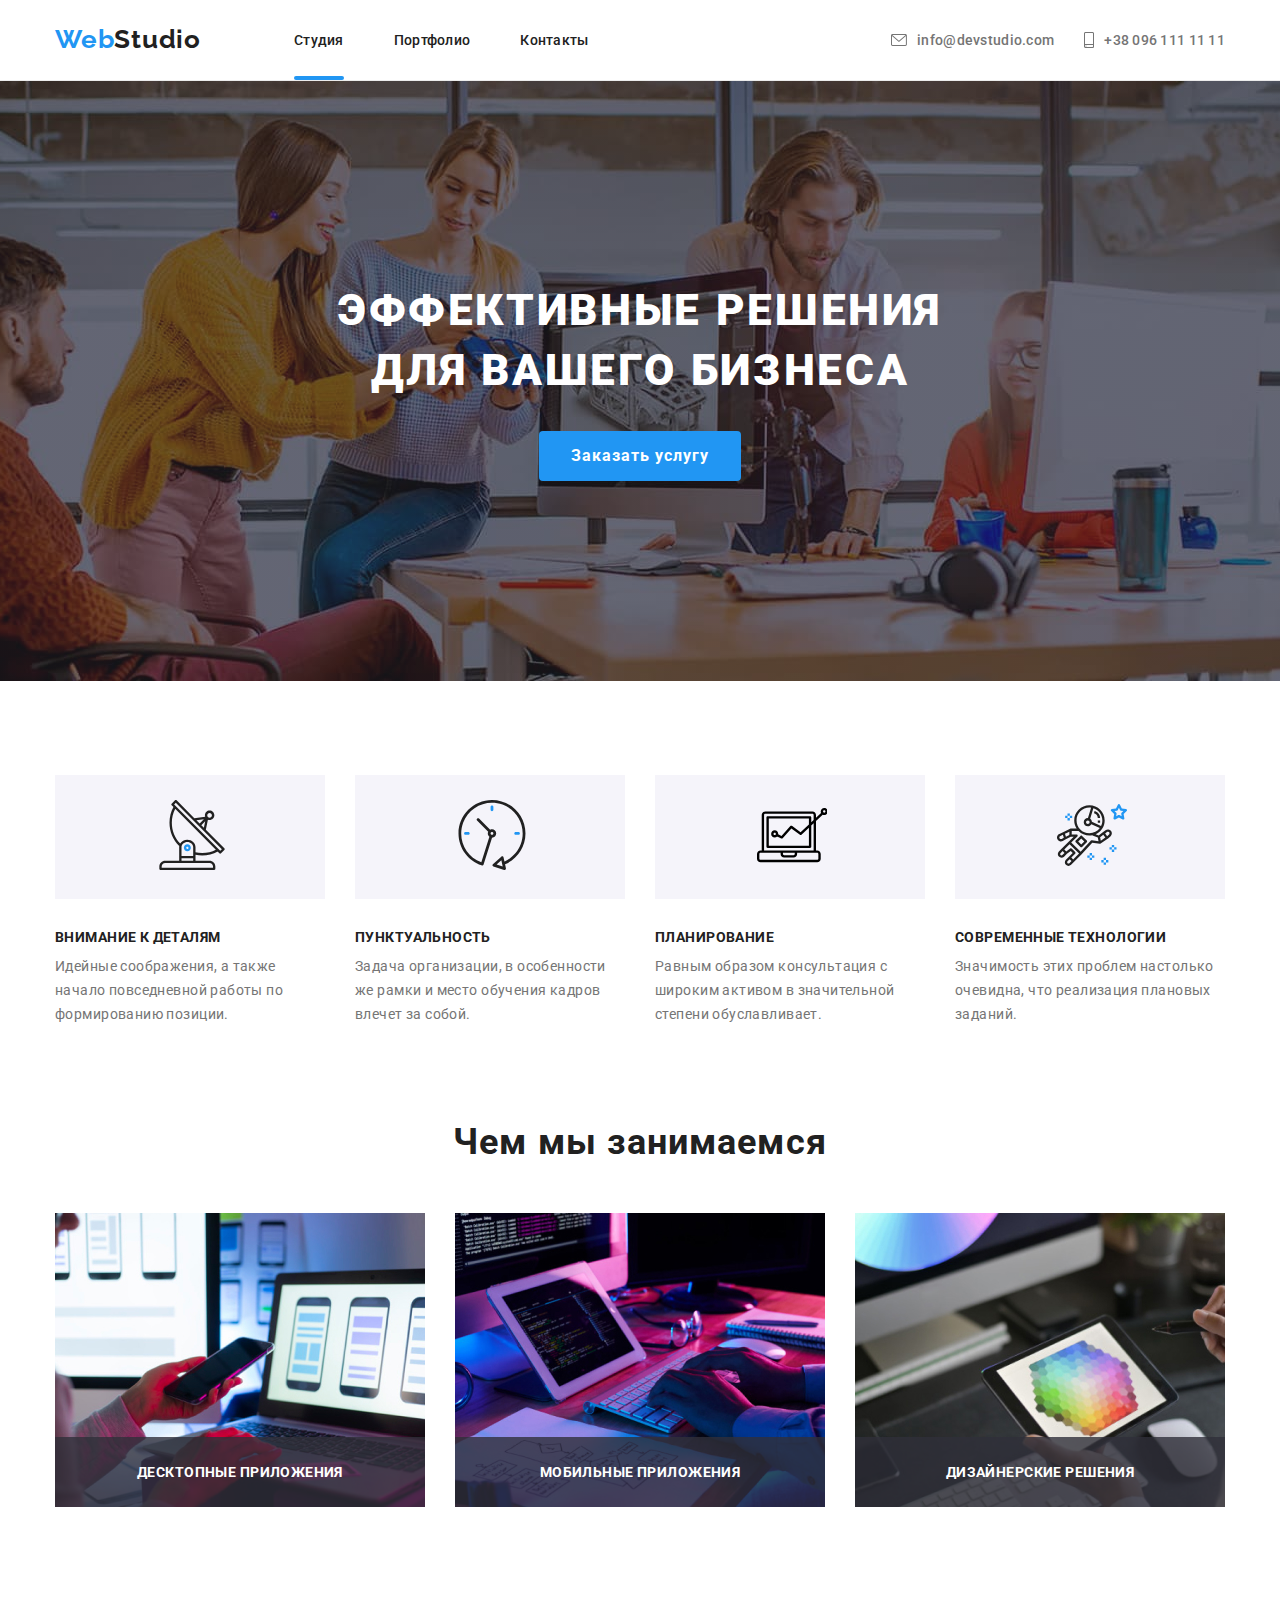
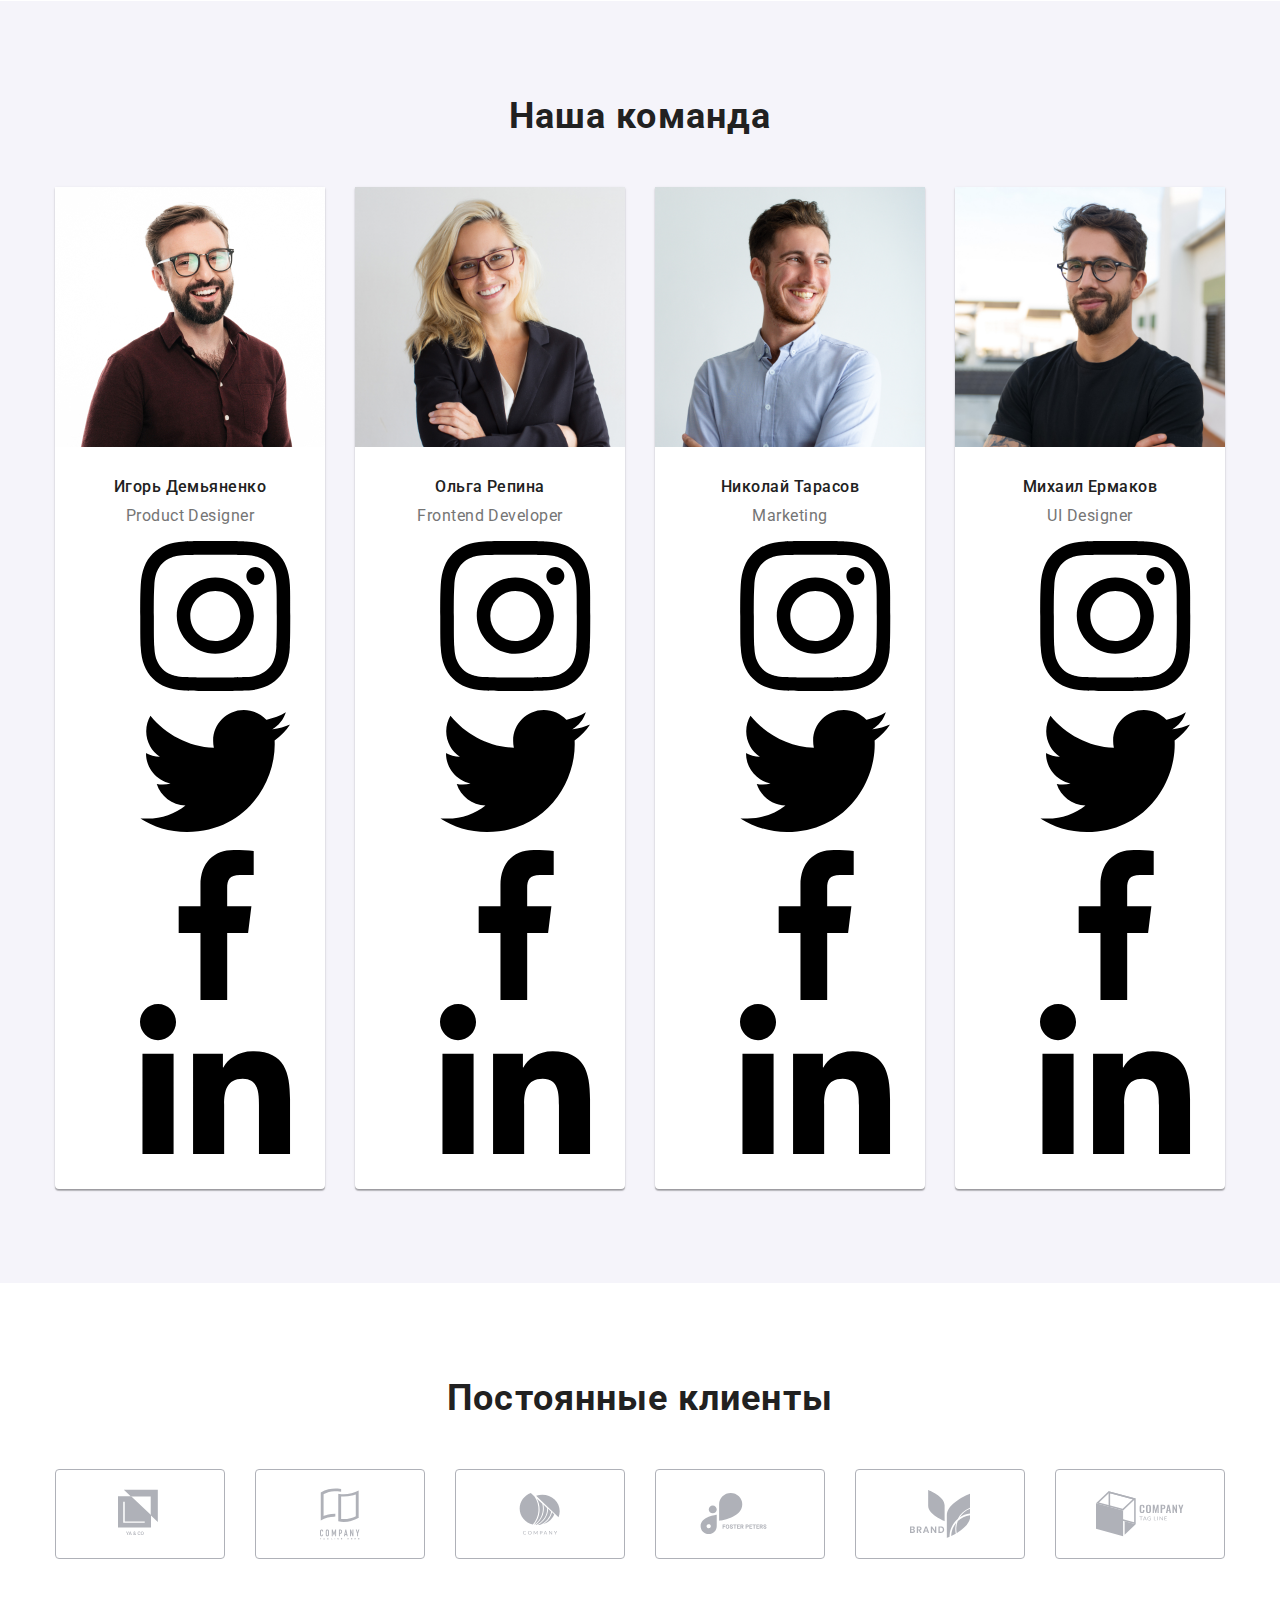
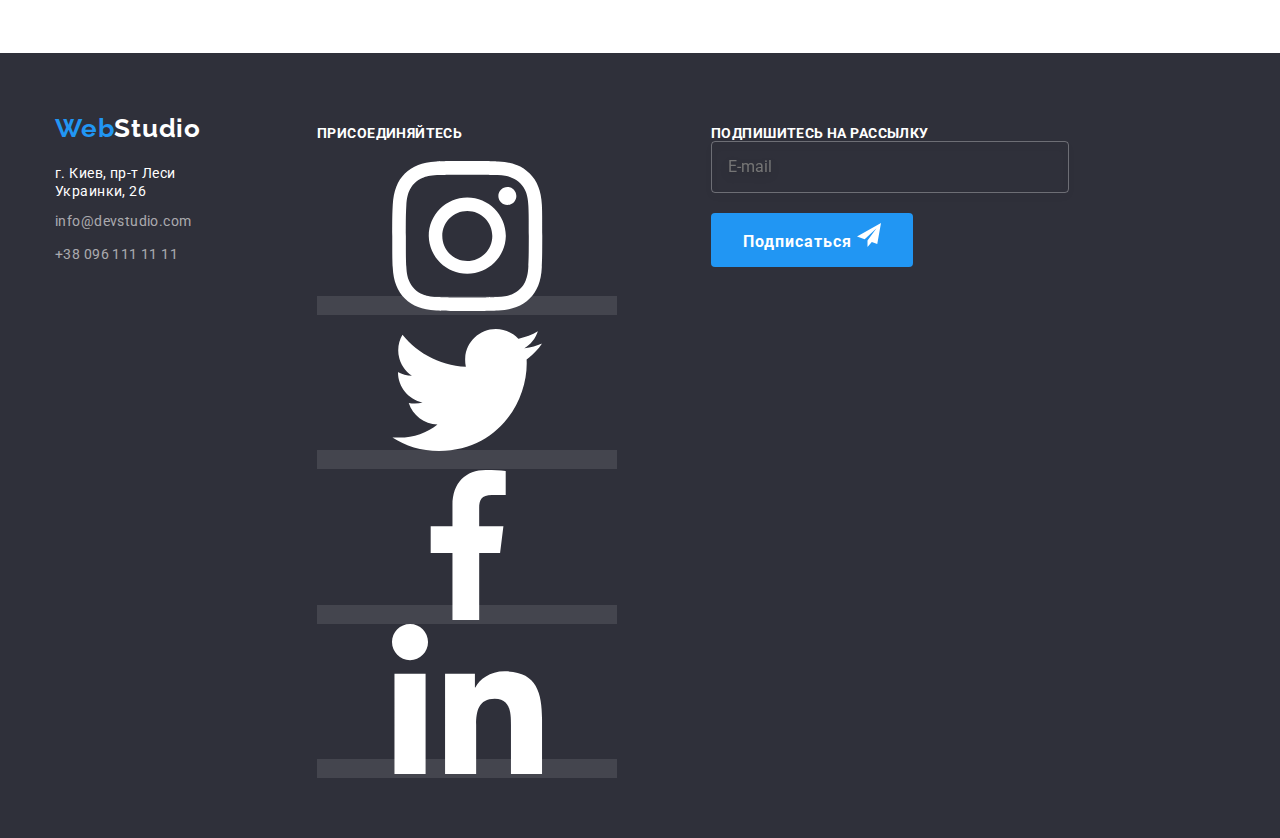
<file: index.html>
<!DOCTYPE html>
<html lang="ru">
<head>
    <meta charset="UTF-8">
    <meta name="viewport" content="width=device-width, initial-scale=1.0">
    <title>WebStudio</title>
    <link rel="stylesheet" href="https://cdnjs.cloudflare.com/ajax/libs/modern-normalize/1.0.0/modern-normalize.min.css">

    <link rel="preconnect" href="https://fonts.gstatic.com">
    <link href="https://fonts.googleapis.com/css2?family=Raleway:wght@700&family=Roboto:wght@400;500;700;900&display=swap"
        rel="stylesheet">
<link rel="stylesheet" href="https://cdnjs.cloudflare.com/ajax/libs/animate.css/4.1.1/animate.min.css" />
    <!-- <link rel="stylesheet" href="./css/styles.css"> -->
<link rel="stylesheet" href="./css/main.min.css">
</head>
<body>
    <header class="main-header">

           <div class="container header-container">
                <nav class="nav-content">
                    <a href="./index.html" class="logo link animate__rotateIn"> <span class="logo-span">Web</span>Studio</a>
                    <ul class="header-navigation-list list">
                        <li class="navigation-list">
                            <a href="./index.html" class="header-link link current">Студия</a>
                        </li>
                        <li class="navigation-list">
                            <a href="./portfolio.html" class="header-link link">Портфолио</a>
                        </li>
                        <li class="navigation-list">
                            <a href="#" class="header-link link">Контакты</a>
                        </li>
                    </ul>
                </nav>
                <address class="header-contacts">
                    <ul class="header-contacts-links list">
                        <li class="navigation-list">
                            <a href="mailto:info@devstudio.com" class="header-contacts-link link">
                            <svg width="16" height="12" class="header-icon">
                                <use href="./images/sprite/symbol-defs.svg#icon-envelope">
                                </use></svg>
                                <span>info@devstudio.com</span> </a></li>
                        <li class="navigation-list"><a href="tel:+380961111111" class="header-contacts-link link">
                            <svg width="10" height="16" class="header-icon">
                                <use href="./images/sprite/symbol-defs.svg#icon-smartphone">
                                </use>
                            </svg>
                            <span>+38 096 111 11 11</span></a></li>
                        
                    </ul>
                
                </address>
           </div>
       
    </header>
    <main>
        <!-- Hero -->
        <section class="section-hero">
           <div class="container-hero">
                <h1 class="hero-title">
                    Эффективные решения <br> для вашего бизнеса
                </h1>
                <button type="button" class="button-hero" data-modal-open>Заказать услугу</button>
           </div>
        </section>
        <!-- Advantages -->
        <section class="advantages-section">
            <div class="container advantages-container">
                <h2 class="visually-hidden">Преимущества</h2>
                <ul class="advantages-examples list">
                    <li class="advantages-list">
                        <div class="advantages-icon">
                            <svg class="adv-icon"> 
                                <use href="./images/sprite/symbol-defs.svg#icon-antenna">
                                </use>
                            </svg>
                        </div>
                        <h3 class="advantages-title">Внимание к деталям</h3>
                        <p class="advantages-text">Идейные соображения, а также начало повседневной работы по формированию позиции.</p>
                    </li>
                    <li class="advantages-list">
                        <div class="advantages-icon">
                            <svg class="adv-icon">
                                <use href="./images/sprite/symbol-defs.svg#icon-clock">
                                </use>
                            </svg>
                        </div>
                        <h3 class="advantages-title">Пунктуальность</h3>
                        <p class="advantages-text">Задача организации, в особенности же рамки и место обучения кадров влечет за собой.
                        </p>
                    </li>
                    <li class="advantages-list">
                        <div class="advantages-icon">
                            <svg class="adv-icon">
                                <use href="./images/sprite/symbol-defs.svg#icon-Vector">
                                </use>
                            </svg>
                        </div>
                        <h3 class="advantages-title">Планирование</h3>
                        <p class="advantages-text">Равным образом консультация с широким активом в значительной степени обуславливает.
                        </p>
                    </li>
                    <li class="advantages-list">
                        <div class="advantages-icon">
                            <svg class="adv-icon">
                                <use href="./images/sprite/symbol-defs.svg#icon-astronaut">
                                </use>
                            </svg>
                        </div>
                        <h3 class="advantages-title">Современные технологии</h3>
                        <p class="advantages-text">Значимость этих проблем настолько очевидна, что реализация плановых заданий.</p>
                    </li>
                </ul>
            </div>
        </section>
        <!-- What we do -->
        <section class="examples">
            <div class="container">
                <h2 class="title-section">Чем мы занимаемся</h2>
                <ul class="exaples-list list">
                    <li class="examples-item">
                        <div class="examples-thumb">
                            <img src="./images/examples/desktop.jpg" alt="Десктопные приложения" width="370" height="294">
                            
                                <p class="title-examples">Десктопные приложения</p>
                          
                        </div>
                    </li>
                    <li class="examples-item">
                        <div class="examples-thumb">
                        <img src="./images/examples/mobile.jpg" alt="Мобильные приложения" width="370" height="294">
                   
                        <p class="title-examples">Мобильные приложения</p>
                       
                    </div>
                    </li>
                    <li class="examples-item">
                        <div class="examples-thumb">
                        <img src="./images/examples/design.jpg" alt="Дизайнерские решения" width="370" height="294">
                       
                            <p class="title-examples">Дизайнерские решения</p>
                     
                    </div>
                    </li>
                </ul>
            </div>
        </section>
        <!-- Team -->
        <section class="section-team">
           <div class="container team-container">
                <h2 class="title-section"> Наша команда</h2>
                <ul class="team-list list">
                    <li class="team-card">
                        
                            <img src="./images/team/img-1.jpg" alt="Игорь Демьяненко" width="270" height="260">
                            <div class="team-card-container">
                            <h3 class="team-person-name">Игорь Демьяненко</h3>
                            <p lang=en class="team-personal-descr"> Product Designer</p>
                            <ul class="social-list list">
                                <li class="social">
                                    <a href="#" class="social-link link" aria-label="Instagram">
                                        <svg class="social-icons">
                                            <use href="./images/sprite/symbol-defs.svg#icon-instagram"></use>
                                        </svg>
                                    </a>
                                </li>
                                <li class="social">
                                    <a href="#" class="social-link link" aria-label="Twitter">
                                        <svg class="social-icons">
                                            <use href="./images/sprite/symbol-defs.svg#icon-twitter"></use>
                                        </svg>
                                    </a>
                                </li>
                                <li class="social">
                                    <a href="#" class="social-link link" aria-label="Facebook">
                                        <svg class="social-icons">
                                            <use href="./images/sprite/symbol-defs.svg#icon-facebook"></use>
                                        </svg>
                                    </a>
                                </li>
                                <li class="social">
                                    <a href="#" class="social-link link" aria-label="LinkedIn">
                                        <svg class="social-icons">
                                            <use href="./images/sprite/symbol-defs.svg#icon-linkedin"></use>
                                        </svg>
                                    </a>
                                </li>
                            </ul>
                        </div>
                    </li>
                    <li class="team-card">
                        <img src="./images/team/repina.jpg" alt="Ольга Репина" width="270" height="260">
                        <div class="team-card-container">
                        <h3 class="team-person-name">Ольга Репина</h3>
                        <p lang=en class="team-personal-descr">Frontend Developer</p>
                        <ul class="social-list list">
                            <li class="social">
                                <a href="#" class="social-link link" aria-label="Instagram">
                                    <svg class="social-icons">
                                        <use href="./images/sprite/symbol-defs.svg#icon-instagram"></use>
                                    </svg>
                                </a>
                            </li>
                            <li class="social">
                                <a href="#" class="social-link link" aria-label="Twitter">
                                    <svg class="social-icons">
                                        <use href="./images/sprite/symbol-defs.svg#icon-twitter"></use>
                                    </svg>
                                </a>
                            </li>
                            <li class="social">
                                <a href="#" class="social-link link" aria-label="Facebook">
                                    <svg class="social-icons">
                                        <use href="./images/sprite/symbol-defs.svg#icon-facebook"></use>
                                    </svg>
                                </a>
                            </li>
                            <li class="social">
                                <a href="#" class="social-link link" aria-label="LinkedIn">
                                    <svg class="social-icons">
                                        <use href="./images/sprite/symbol-defs.svg#icon-linkedin"></use>
                                    </svg>
                                </a>
                            </li>
                        </ul>
                        </div>
                    </li>
                    <li class="team-card">
                        <img src="./images/team/tarasov.jpg" alt="Николай Тарасов" width="270" height="260">
                        <div class="team-card-container">
                        <h3 class="team-person-name">Николай Тарасов</h3>
                        <p lang=en class="team-personal-descr">Marketing</p>
                        <ul class="social-list list">
                            <li class="social">
                                <a href="#" class="social-link link" aria-label="Instagram">
                                    <svg class="social-icons">
                                        <use href="./images/sprite/symbol-defs.svg#icon-instagram"></use>
                                    </svg>
                                </a>
                            </li>
                            <li class="social">
                                <a href="#" class="social-link link" aria-label="Twitter">
                                    <svg class="social-icons">
                                        <use href="./images/sprite/symbol-defs.svg#icon-twitter"></use>
                                    </svg>
                                </a>
                            </li>
                            <li class="social">
                                <a href="#" class="social-link link" aria-label="Facebook">
                                    <svg class="social-icons">
                                        <use href="./images/sprite/symbol-defs.svg#icon-facebook"></use>
                                    </svg>
                                </a>
                            </li>
                            <li class="social">
                                <a href="#" class="social-link link" aria-label="LinkedIn">
                                    <svg class="social-icons">
                                        <use href="./images/sprite/symbol-defs.svg#icon-linkedin"></use>
                                    </svg>
                                </a>
                            </li>
                        </ul>
                        </div>
                    </li>
                    <li class="team-card">
                        <img src="./images/team/ermakov.jpg" alt="Михаил Ермаков" width="270" height="260">
                        <div class="team-card-container">
                        <h3 class="team-person-name">Михаил Ермаков</h3>
                        <p lang=en class="team-personal-descr">UI Designer</p>
                        <ul class="social-list list">
                            <li class="social">
                                <a href="#" class="social-link link" aria-label="Instagram">
                                    <svg class="social-icons">
                                        <use href="./images/sprite/symbol-defs.svg#icon-instagram"></use>
                                    </svg>
                                </a>
                            </li>
                            <li class="social">
                                <a href="#" class="social-link link" aria-label="Twitter">
                                    <svg class="social-icons">
                                        <use href="./images/sprite/symbol-defs.svg#icon-twitter"></use>
                                    </svg>
                                </a>
                            </li>
                            <li class="social">
                                <a href="#" class="social-link link" aria-label="Facebook">
                                    <svg class="social-icons">
                                        <use href="./images/sprite/symbol-defs.svg#icon-facebook"></use>
                                    </svg>
                                </a>
                            </li>
                            <li class="social">
                                <a href="#" class="social-link link" aria-label="LinkedIn">
                                    <svg class="social-icons">
                                        <use href="./images/sprite/symbol-defs.svg#icon-linkedin"></use>
                                    </svg>
                                </a>
                            </li>
                        </ul>
                        </div>
                    </li>
                </ul>
           </div>
        </section>
        <!-- Customers -->
        <section class="section-customers">
            <div class="container">
                <h2 class="title-section">Постоянные клиенты</h2>
                <ul class=" customer-list list">
                    <li class="customers">
                        <a href="" class="customers-link link ">
                            <svg width="44" height="50" class="customers-icon">
                                <use href="./images/sprite/symbol-defs.svg#icon-logo-1"></use>
                            </svg>
                        </a>
                       
                    </li>
                    <li class="customers">
                        <a href="" class="customers-link link ">
                            <svg width="40" height="52" class="customers-icon">
                                <use href="./images/sprite/symbol-defs.svg#icon-logo-2"></use>
                            </svg>
                        </a>
                        
                    </li>
                    <li class="customers">
                        <a href="" class="customers-link link ">
                            <svg width="42" height="42" class="customers-icon">
                                <use href="./images/sprite/symbol-defs.svg#icon-Object"></use>
                            </svg>
                        </a>
                        
                    </li>
                    <li class="customers">
                        <a href="" class="customers-link link">
                            <svg width="80" height="42" class="customers-icon">
                                <use href="./images/sprite/symbol-defs.svg#icon-logo-4"></use>
                            </svg>
                        </a>
                        
                    </li>
                    <li class="customers">
                        <a href="" class="customers-link link">
                            <svg width="60" height="48" class="customers-icon">
                                <use href="./images/sprite/symbol-defs.svg#icon-logo-5"></use>
                            </svg>
                        </a>
                        
                    </li>
                    <li class="customers">
                        <a href="" class="customers-link link">
                            <svg width="88" height="46" class="customers-icon">
                                <use href="./images/sprite/symbol-defs.svg#icon-logo-6" class="customers-icon"></use>
                            </svg>
                        </a>
                        
                    </li>
                </ul>
            </div>
        </section>
    </main>
    <footer class="footer-main">
        <div class="container">
            <div class="footer-contact">

               <div class="footer-contact-container">
                    <a href="#" class="logo-footer link"> <span class="logo-span">Web</span>Studio </a>
                    <address>
                        <ul class="footer-contacts-list list">
                            <li class="footer-contacts">
                                <a href="https://goo.gl/maps/H9d4dG1FLGciRgg88" target="blank" class="footer-place link">г. Киев, пр-т Леси
                                    Украинки, 26 </a>
                            </li>
                            <li class="footer-contacts">
                                <a href="mailto:info@devstudio.com" class="footer-contacts-links link"> info@devstudio.com</a>
                            </li>
                            <li class="footer-contacts">
                                <a href="tel:+380961111111" class="footer-contacts-links link">+38 096 111 11 11</a>
                            </li>
                    
                    
                        </ul>
                    </address>
               </div>
               <div class="join">
                   <p class="join-text">ПРИСОЕДИНЯЙТЕСЬ</p>
                <ul class="social-list list">
                    <li class="social">
                        <a href="#" class="social-link link" aria-label="Instagram">
                            <svg class="social-icons">
                                <use href="./images/sprite/symbol-defs.svg#icon-instagram"></use>
                            </svg>
                        </a>
                    </li>
                    <li class="social">
                        <a href="#" class="social-link link" aria-label="Twitter">
                            <svg class="social-icons">
                                <use href="./images/sprite/symbol-defs.svg#icon-twitter"></use>
                            </svg>
                        </a>
                    </li>
                    <li class="social">
                        <a href="#" class="social-link link" aria-label="Facebook">
                            <svg class="social-icons">
                                <use href="./images/sprite/symbol-defs.svg#icon-facebook"></use>
                            </svg>
                        </a>
                    </li>
                    <li class="social">
                        <a href="#" class="social-link link" aria-label="LinkedIn">
                            <svg class="social-icons">
                                <use href="./images/sprite/symbol-defs.svg#icon-linkedin"></use>
                            </svg>
                        </a>
                    </li>
                </ul>
               </div>
               <div class="footer-form">
                   <form>
                    <p class="join-text footer-join-text">ПОДПИШИТЕСЬ НА РАССЫЛКУ</p>

                    <input class="footer-input" type="email" placeholder="E-mail" name="footer-input-email">
                    <button type="submit"  class="footer-form-btn" >Подписаться
                        <svg class="footer-form-icon">
                            <use href="./images/sprite/symbol-defs.svg#icon-send"></use>
                        </svg>
                    </button>
                   </form>
                   
               </div>
            </div>
                    </div>
    </footer>




    <div class="backdrop is-hidden" data-modal>
        <div class="modal ">
            <button type="button" class="modal-btn" data-modal-close>
             <svg class="modal-close" width="18" height="18">
               <use href="./images/sprite/symbol-defs.svg#icon-close"></use>
              </svg>
            </button>
            <form class="modal-form" action="#">
                <b class="modal-title">Оставьте свои данные, мы вам перезвоним</b>
                
                
              
                        <label class="modal-label" for="name">Имя
                            <span class="modal-input-wrapper">
                                <input type="text" id="name" class="modal-input" name="name-modal">
                                <svg class="modal-icon">
                                    <use href="./images/sprite/symbol-defs.svg#icon-person"></use>
                                </svg>
                            </span>
                        </label>
                        
                 
                
                    <label class="modal-label" for="modal-phone">Телефон
                        <span class="modal-input-wrapper">
                            <input type="tel" id="modal-phone" class="modal-input" name="phone-modal">
                            <svg class="modal-icon">
                                <use href="./images/sprite/symbol-defs.svg#icon-phone"></use>
                            </svg>
                        </span>
                    </label>
                   
                
                    <label class="modal-label" for="mail-modal">Почта
                        <span class="modal-input-wrapper">
                            <input type="email" id="mail-modal" class="modal-input" name="mail-modal">
                            <svg class="modal-icon">
                                <use href="./images/sprite/symbol-defs.svg#icon-email-footer"></use>
                            </svg>
                        </span>
                    </label>
                    
                
                    <label class="modal-label" for="comment">Комментарий
                        <textarea class="modal-input text" name="" id="comment" placeholder="Введите текст" name="comment-modal"></textarea>
                    </label>
                    
             
                
            
                    <input type="checkbox" id="policy-check" class="policy-checkbox visually-hidden">
                    <label for="policy-check" class="policy-label">Соглашаюсь с рассылкой и принимаю
                         <a href="#" class="policy-link">Условия договора</a></label>
                   
              
                
                <button class="button-hero btn-modal" type="submit">Отправить</button>
            </form>
        </div>
    </div>
    <script src="./js/modal.js"></script>
</body>
</html>
</file>
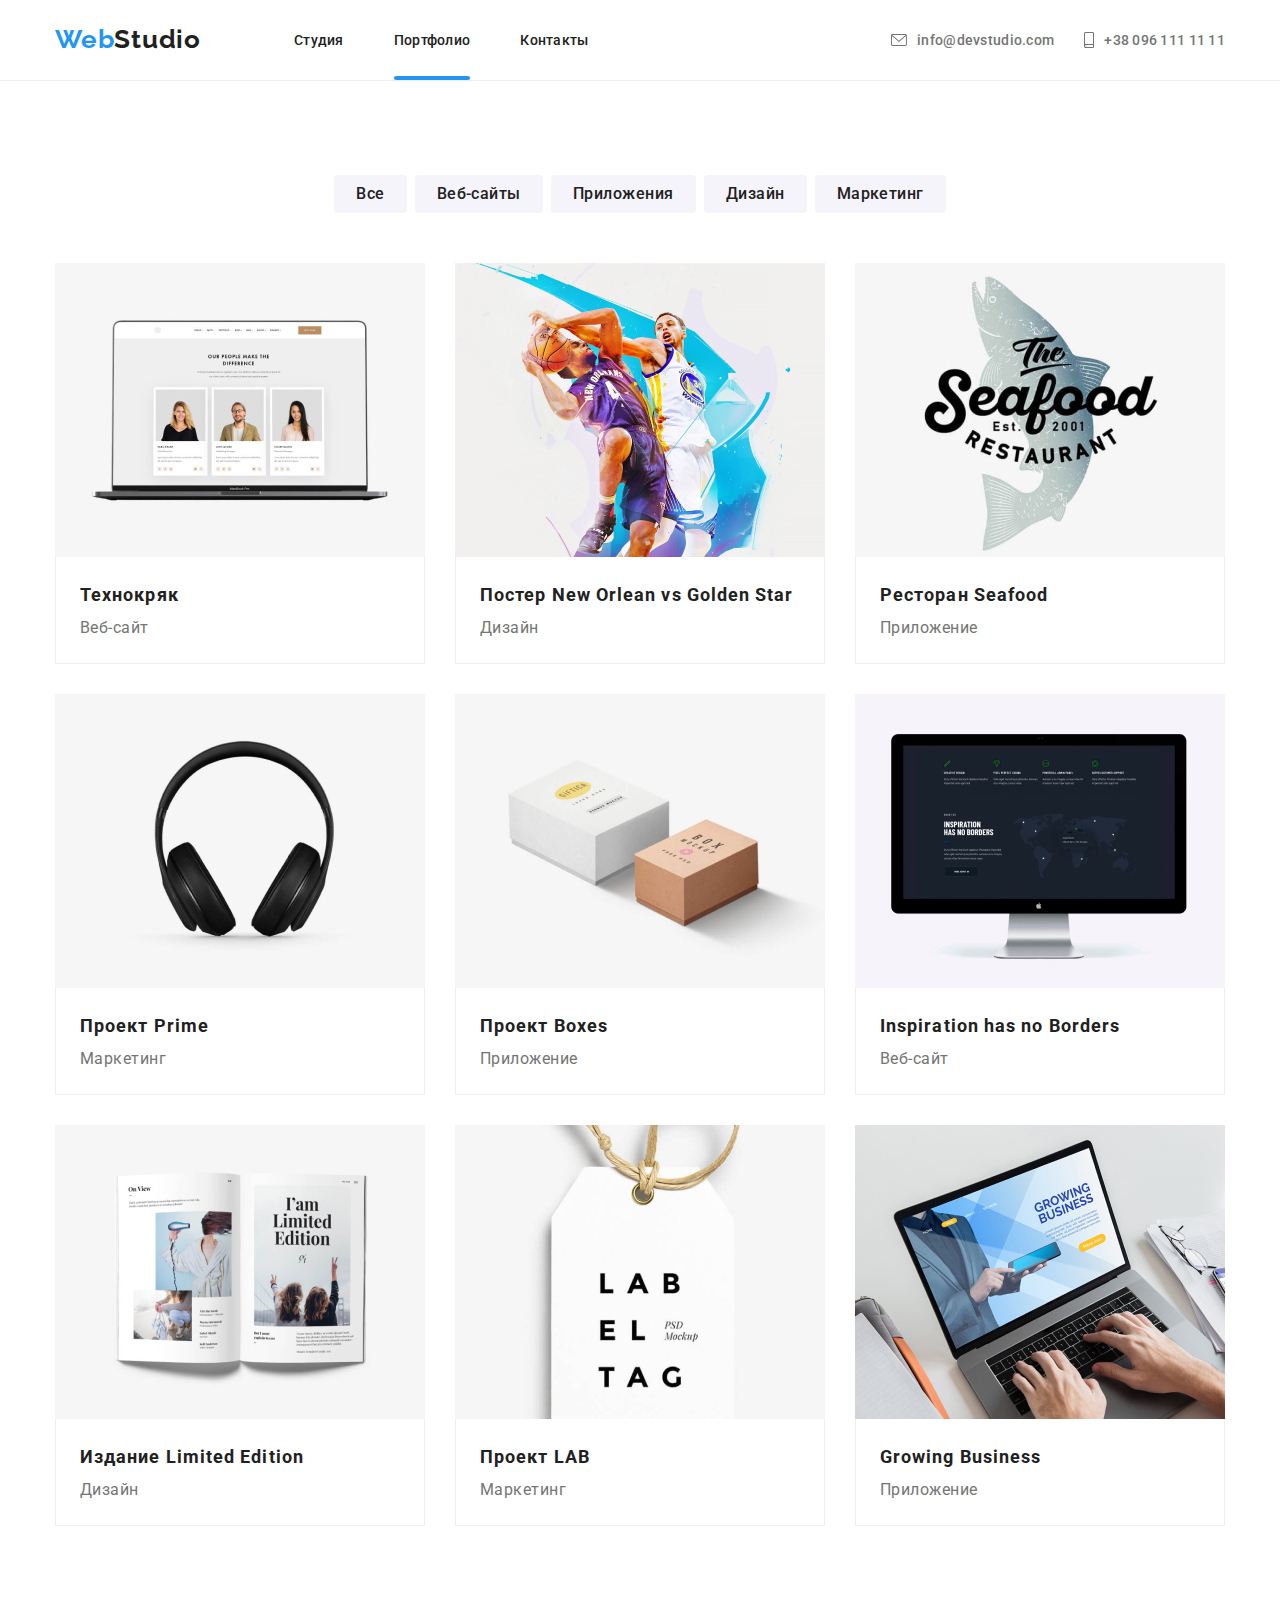
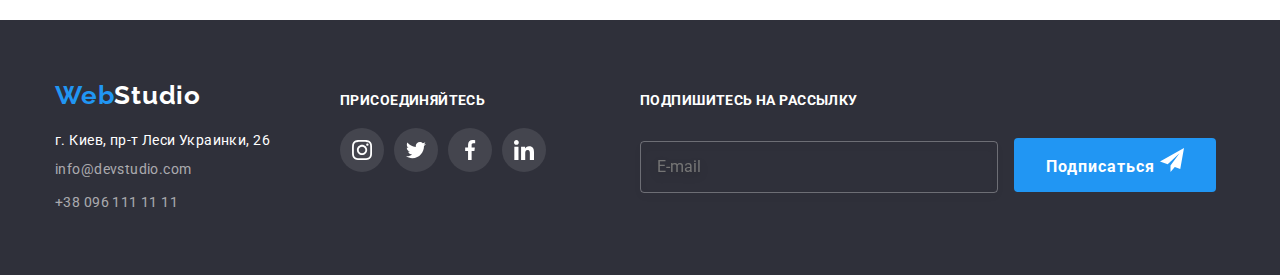
<file: portfolio.html>
<!DOCTYPE html>
<html lang="ru">
<head>
    <meta charset="UTF-8">
    <meta name="viewport" content="width=device-width, initial-scale=1.0">
    <title>Портфолио</title>
    <link rel="stylesheet" href="https://cdnjs.cloudflare.com/ajax/libs/modern-normalize/1.0.0/modern-normalize.min.css">
    
    <link rel="preconnect" href="https://fonts.gstatic.com">
    <link href="https://fonts.googleapis.com/css2?family=Raleway:wght@700&family=Roboto:wght@400;500;700;900&display=swap"
        rel="stylesheet">
    <!-- <link rel="stylesheet" href="./css/styles.css"> -->
    <link rel="stylesheet" href="./css/portfolio.min.css">
</head>
<body>
    <header class="main-header">
    
        <div class="container header-container">
            <nav class="nav-content">
                <a href="./index.html" class="logo link"> <span class="logo-span">Web</span>Studio</a>
                <ul class="header-navigation-list list">
                    <li class="navigation-list">
                        <a href="./index.html" class="header-link link">Студия</a>
                    </li>
                    <li class="navigation-list">
                        <a href="./portfolio.html" class="header-link link current">Портфолио</a>
                    </li>
                    <li class="navigation-list">
                        <a href="#" class="header-link link">Контакты</a>
                    </li>
                </ul>
            </nav>
            <address class="header-contacts">
                <ul class="header-contacts-links list">
                    <li class="navigation-list"><a href="mailto:info@devstudio.com" class="header-contacts-link link">
                            <svg width="16" height="12" class="header-icon">
                                <use href="./images/sprite/symbol-defs.svg#icon-envelope">
                                </use>
                            </svg>
                            <span>info@devstudio.com</span> </a></li>
                    <li class="navigation-list"><a href="tel:+380961111111" class="header-contacts-link link">
                            <svg width="10" height="16" class="header-icon">
                                <use href="./images/sprite/symbol-defs.svg#icon-smartphone">
                                </use>
                            </svg>
                            <span>+38 096 111 11 11</span></a></li>
    
                </ul>
    
            </address>
        </div>
    
    </header>
    <main>
<section class="page-portfolio">
    <div class="container">
        <h1 class="visually-hidden">Портфолио</h1>
        <ul class="portfolio-buttons list">
            <li class="portfolio-btn"><button type="button" class="portfolio-button">Все</button></li>
            <li class="portfolio-btn"><button type="button" class="portfolio-button">Веб-сайты</button></li>
            <li class="portfolio-btn"><button type="button" class="portfolio-button">Приложения</button></li>
            <li class="portfolio-btn"><button type="button" class="portfolio-button">Дизайн</button></li>
            <li class="portfolio-btn"><button type="button" class="portfolio-button">Маркетинг</button></li>
        </ul>
    </div>
    <div class="container">
        <ul class="portfolio-examples list" >
            <li class="portfolio-item">
                <a href="#" class="portfolio-examples-link link">
                    <div class="portfolio-thumb">
                        <img src="./images/portfolio/technokryak.jpg" alt="ноутбук">
                        <p class="portfolio-thumb-text">Технокряк это современная площадка распространения коронавируса. Компании используют эту платформу для цифрового
                        шпионажа и атак на защищённые сервера конкурентов.</p>
                    </div>
                    <div class="portfolio-descr">
                        <h2 class="portfolio-cards-title">Технокряк</h2>
                        <p class="portfolio-cards-descr">Веб-сайт</p>
                    </div>
                </a>
            </li>
            <li class="portfolio-item">
                <a href="#" class="portfolio-examples-link link">
                    <div class="portfolio-thumb">
                        <img src="./images/portfolio/new-orlean.jpg" alt="постер">
                        <p class="portfolio-thumb-text">Технокряк это современная площадка распространения коронавируса. Компании используют эту
                            платформу для цифрового
                            шпионажа и атак на защищённые сервера конкурентов.</p>
                    </div>
                    <div class="portfolio-descr">
                        <h2 class="portfolio-cards-title">Постер New Orlean vs Golden Star</h2>
                        <p class="portfolio-cards-descr">Дизайн</p>
                    </div>
                </a>
            </li>
            <li class="portfolio-item">
                <a href="#" class="portfolio-examples-link link">
                   <div class="portfolio-thumb">
                        <img src="./images/portfolio/seafood.jpg" alt="логотип ресторана">
                        <p class="portfolio-thumb-text">Технокряк это современная площадка распространения коронавируса. Компании используют эту
                            платформу для цифрового
                            шпионажа и атак на защищённые сервера конкурентов.</p>
                   </div>
                    <div class="portfolio-descr">
                        <h2 class="portfolio-cards-title">Ресторан Seafood</h2>
                        <p class="portfolio-cards-descr">Приложение</p>
                    </div>
                </a>
            </li>
            <li class="portfolio-item">
                <a href="#" class="portfolio-examples-link link">
                    <div class="portfolio-thumb">
                        <img src="./images/portfolio/prime.jpg" alt="наушники">
                        <p class="portfolio-thumb-text">Технокряк это современная площадка распространения коронавируса. Компании используют эту
                            платформу для цифрового
                            шпионажа и атак на защищённые сервера конкурентов.</p>
                    </div>
                    <div class="portfolio-descr">
                        <h2 class="portfolio-cards-title">Проект Prime</h2>
                        <p class="portfolio-cards-descr">Маркетинг</p>
                    </div>
                </a>
            </li>
            <li class="portfolio-item">
                <a href="#" class="portfolio-examples-link link">
                    <div class="portfolio-thumb">
                        <img src="./images/portfolio/box.jpg" alt="коробки">
                        <p class="portfolio-thumb-text">Технокряк это современная площадка распространения коронавируса. Компании используют эту
                            платформу для цифрового
                            шпионажа и атак на защищённые сервера конкурентов.</p>
                    </div>
                    <div class="portfolio-descr">
                        <h2 class="portfolio-cards-title">Проект Boxes</h2>
                        <p class="portfolio-cards-descr">Приложение</p>
                    </div>
                </a>
            </li>
            <li class="portfolio-item">
                <a href="#" class="portfolio-examples-link link">
                    <div class="portfolio-thumb">
                        <img src="./images/portfolio/inspirations.jpg" alt="монитор">
                        <p class="portfolio-thumb-text">Технокряк это современная площадка распространения коронавируса. Компании используют эту
                            платформу для цифрового
                            шпионажа и атак на защищённые сервера конкурентов.</p>
                    </div>
                    <div class="portfolio-descr">
                        <h2 class="portfolio-cards-title">Inspiration has no Borders</h2>
                        <p class="portfolio-cards-descr">Веб-сайт</p>
                    </div>
                </a>
            </li>
            <li class="portfolio-item">
                <a href="#" class="portfolio-examples-link link">
                  <div class="portfolio-thumb">
                        <img src="./images/portfolio/limited-edition.jpg" alt="журнал">
                        <p class="portfolio-thumb-text">Технокряк это современная площадка распространения коронавируса. Компании используют эту
                            платформу для цифрового
                            шпионажа и атак на защищённые сервера конкурентов.</p>
                  </div>
                    <div class="portfolio-descr">
                        <h2 class="portfolio-cards-title">Издание Limited Edition</h2>
                        <p class="portfolio-cards-descr">Дизайн</p>
                    </div>
                </a>
            </li>
            <li class="portfolio-item">
                <a href="#" class="portfolio-examples-link link">
                   <div class="portfolio-thumb">
                        <img src="./images/portfolio/laba.jpg" alt="бирка">
                        <p class="portfolio-thumb-text">Технокряк это современная площадка распространения коронавируса. Компании используют эту
                            платформу для цифрового
                            шпионажа и атак на защищённые сервера конкурентов.</p>
                   </div>
                    <div class="portfolio-descr">
                        <h2 class="portfolio-cards-title">Проект LAB</h2>
                        <p class="portfolio-cards-descr">Маркетинг</p>
                    </div>
                </a>
            </li>
            <li class="portfolio-item">
                <a href="#" class="portfolio-examples-link link">
                    <div class="portfolio-thumb">
                        <img src="./images/portfolio/growing-business.jpg" alt="ноутбук">
                        <p class="portfolio-thumb-text">Технокряк это современная площадка распространения коронавируса. Компании используют эту
                            платформу для цифрового
                            шпионажа и атак на защищённые сервера конкурентов.</p>
                    </div>
                    <div class="portfolio-descr">
                        <h2 class="portfolio-cards-title">Growing Business</h2>
                        <p class="portfolio-cards-descr">Приложение</p>
                    </div>
                </a>
            </li>
        </ul>
    </div>
</section>
    </main>
<footer class="footer-main">
    <div class="container">
        <div class="footer-contact">

            <div class="footer-contact-container">
                <a href="#" class="logo-footer link"> <span class="logo-span">Web</span>Studio </a>
                <address>
                    <ul class="footer-contacts-list list">
                        <li class="footer-contacts">
                            <a href="https://goo.gl/maps/H9d4dG1FLGciRgg88" target="blank" class="footer-place link">г.
                                Киев, пр-т Леси
                                Украинки, 26 </a>
                        </li>
                        <li class="footer-contacts">
                            <a href="mailto:info@devstudio.com" class="footer-contacts-links link">
                                info@devstudio.com</a>
                        </li>
                        <li class="footer-contacts">
                            <a href="tel:+380961111111" class="footer-contacts-links link">+38 096 111 11 11</a>
                        </li>


                    </ul>
                </address>
            </div>
            <div class="join">
                <p class="join-text">ПРИСОЕДИНЯЙТЕСЬ</p>
                <ul class="social-list list">
                    <li class="social">
                        <a href="#" class="social-link link" aria-label="Instagram">
                            <svg class="social-icons">
                                <use href="./images/sprite/symbol-defs.svg#icon-instagram"></use>
                            </svg>
                        </a>
                    </li>
                    <li class="social">
                        <a href="#" class="social-link link" aria-label="Twitter">
                            <svg class="social-icons">
                                <use href="./images/sprite/symbol-defs.svg#icon-twitter"></use>
                            </svg>
                        </a>
                    </li>
                    <li class="social">
                        <a href="#" class="social-link link" aria-label="Facebook">
                            <svg class="social-icons">
                                <use href="./images/sprite/symbol-defs.svg#icon-facebook"></use>
                            </svg>
                        </a>
                    </li>
                    <li class="social">
                        <a href="#" class="social-link link" aria-label="LinkedIn">
                            <svg class="social-icons">
                                <use href="./images/sprite/symbol-defs.svg#icon-linkedin"></use>
                            </svg>
                        </a>
                    </li>
                </ul>
            </div>
            <div class="footer-form">
                <form>
                    <p class="join-text footer-join-text">ПОДПИШИТЕСЬ НА РАССЫЛКУ</p>
            
                    <input class="footer-input" type="email" placeholder="E-mail">
                    <button type="submit" class="button-hero">Подписаться
                        <svg class="footer-form-icon">
                            <use href="./images/sprite/symbol-defs.svg#icon-send"></use>
                        </svg>
                    </button>
                </form>
            
            </div>
        </div>
    </div>
</footer>
</body>
</html>
</file>
<file: css/styles.css>
:root {
  --text-black: #212121;
  --text-grey: #757575;
  --text-white: #ffffff;
  --accent-blue: #2196f3;
  --bgd-dark-color: #2f303a;
  --bgd-light-color: #f5f4fa;
  --border-color: #afb1b8;
}

/* Main styles */
.visually-hidden {
  position: absolute !important;
  clip: rect(1px 1px 1px 1px); /* IE6, IE7 */
  clip: rect(1px, 1px, 1px, 1px);
  padding: 0 !important;
  border: 0 !important;
  height: 1px !important;
  width: 1px !important;
  overflow: hidden;
}
body {
  font-family: "Roboto", sans-serif;
  margin: 0;
}
.link {
  text-decoration: none;
  cursor: pointer;
  font-style: normal;
}
.list {
  list-style: none;
  padding: 0;
  margin: 0;
}
.container {
  width: 1200px;
  margin-top: 0;
  margin-left: auto;
  margin-right: auto;
  padding-left: 15px;
  padding-right: 15px;
  /* outline: red solid 2px; */
}
section {
  /* outline: yellow solid 4px; */
}
.button {
  font-style: inherit;
  font-family: inherit;
}
h1,
h2,
h3,
h4,
h5,
h6,
p {
  margin: 0;
}
img {
  display: block;
}
/* Header */
.main-header {
  font-weight: 500;
  font-size: 14px;
  line-height: 1.143;
  letter-spacing: 0.02em;
  color: var(--text-black);
  border-bottom: 1px solid #ececec;
}
.header-container {
  display: flex;
  align-items: center;
  min-height: 80px;
}

.nav-content {
  display: flex;
  align-items: center;
}
.header-navigation-list {
  padding-bottom: 0;
  margin-left: 93px;
  display: flex;
}
.header-navigation-list .navigation-list + .navigation-list {
  margin-left: 50px;
}
.header-contacts {
  margin-left: auto;
  display: flex;
  align-items: center;
}
.header-link {
  position: relative;
  color: var(--text-black);
  padding-bottom: 32px;
  padding-top: 32px;
  transition: color 250ms cubic-bezier(0.4, 0, 0.2, 1);
}
.header-contacts-links .navigation-list + .navigation-list {
  margin-left: 30px;
}

.header-contacts-links {
  display: flex;
  color: var(--text-white);
  align-items: center;
}

.header-contacts-link {
  color: var(--text-grey);
  padding: 32px 0px;
  display: flex;
  justify-content: center;
  align-items: center;
  transition: color 250ms cubic-bezier(0.4, 0, 0.2, 1);
}

.header-navigation-list a:hover,
.header-navigation-list a:focus {
  color: var(--accent-blue);
}
.header-contacts a:hover,
.header-contacts a:focus {
  color: var(--accent-blue);
}
.logo {
  font-family: Raleway, sans-serif;
  font-weight: bold;
  font-size: 26px;
  line-height: 1.192;
  letter-spacing: 0.03em;
  color: var(--text-black);
  align-self: center;
  padding-top: 24px;
  padding-bottom: 25px;
  animation-duration: 1500ms;
}
.logo-span {
  font-family: Raleway, sans-serif;
  font-weight: bold;
  font-size: 26px;
  line-height: 1.192;
  letter-spacing: 0.03em;
  color: var(--accent-blue);
}
.header-icon {
  margin-right: 10px;
  display: inline-block;
  fill: currentColor;
  transition: fill 250ms cubic-bezier(0.4, 0, 0.2, 1);
}
.header-icon:hover,
.header-icon:focus {
  fill: currentColor;
}
.navigation-list {
  display: flex;
  align-items: center;
}
/* Footer */
.footer-place {
  font-size: 14px;
  line-height: 1.713px;
  letter-spacing: 0.03em;
  color: var(--text-white);
}
.footer-main {
  background-color: var(--bgd-dark-color);
  padding-top: 60px;
  padding-bottom: 60px;
}
.logo-footer {
  font-family: Raleway, sans-serif;
  font-weight: bold;
  font-size: 26px;
  line-height: 0.8;
  letter-spacing: 0.03em;
  color: var(--text-white);
}
.footer-contacts-list {
  margin-top: 20px;
}
.footer-contacts-list .footer-contacts + .footer-contacts {
  margin-top: 9px;
}
.footer-contacts-links {
  font-size: 14px;
  line-height: 1.713;
  letter-spacing: 0.03em;
  color: rgba(255, 255, 255, 0.6);
}
.footer-contact {
  display: flex;
  justify-content: baseline;
  align-items: ;
}
.join-text {
  font-weight: bold;
  font-size: 14px;
  line-height: 1.143;
  letter-spacing: 0.03em;
  text-transform: uppercase;
  margin-bottom: 20px;

  color: var(--text-white);
}
.join {
  padding-top: 12px;
}
.footer-contact-container {
  margin-right: 70px;
}

.join .social-link {
  background: rgba(255, 255, 255, 0.1);
}
.join .social-icons {
  fill: var(--text-white);
}
.footer-form {
  padding-top: 12px;
  margin-left: 94px;
}
.footer-input {
  border: 1px solid rgba(255, 255, 255, 0.3);
  filter: drop-shadow(0px 4px 4px rgba(0, 0, 0, 0.15));
  border-radius: 4px;
  background-color: transparent;
  padding: 16px;
  width: 358px;
  margin-right: 12px;
  color: var(--text-white);
}
.footer-input:focus {
  outline: none;
}
.button-footer {
  background: #2196f3;
  box-shadow: 0px 4px 4px rgba(0, 0, 0, 0.15);
  border-radius: 4px;
  padding: 10px 30px;
}
.footer-form-icon {
  width: 24px;
  height: 24px;
}
.footer-join-text {
  margin-bottom: 0;
}
.footer-form-btn {
  color: var(--text-white);
  background-color: var(--accent-blue);
  font-weight: bold;
  font-size: 16px;
  line-height: 1.87;
  letter-spacing: 0.06em;
  margin-top: 20px;
  border-radius: 4px;
  border: none;
  padding: 10px 32px;
}
/* studio */
/* Hero */
.section-hero {
  background-color: var(--bgd-dark-color);
  text-align: center;
}
.container-hero {
  max-width: 1600px;
  height: 600px;
  padding: 200px 0;
  margin-left: auto;
  margin-right: auto;
  background-image: linear-gradient(
      rgba(47, 48, 58, 0.4),
      rgba(47, 48, 58, 0.4)
    ),
    url("../images/hero/Img.jpg");
  background-size: cover;
  background-repeat: no-repeat;
  background-position: center;
}
.hero-title {
  color: var(--text-white);
  font-weight: 900;
  font-size: 44px;
  line-height: 1.36;
  letter-spacing: 0.06em;
  text-transform: uppercase;
}
.button-hero {
  color: var(--text-white);
  background-color: var(--accent-blue);
  font-weight: bold;
  font-size: 16px;
  line-height: 1.87;
  letter-spacing: 0.06em;
  margin-top: 30px;
  border-radius: 4px;
  border: none;
  padding: 10px 32px;
}
/* Advantages */

.advantages-section {
  padding-top: 94px;
  padding-bottom: 94px;
}
.advantages-title {
  font-size: 14px;
  line-height: 1.143;
  letter-spacing: 0.03em;
  text-transform: uppercase;
  color: var(--text-black);

  margin-top: 0;
  margin-bottom: 10px;
}
.advantages-examples {
  display: flex;
  justify-content: space-between;
}
.advantages-list {
  display: inline-block;
  width: 270px;
}
.advantages-list:not(:first-child) {
  margin-left: 30px;
}
.advantages-text {
  color: var(--text-grey);
  font-size: 14px;
  line-height: 1.713;
  letter-spacing: 0.03em;
  /* display: inline; */
}
.advantages-icon {
  padding: 25px 102px;
  background-color: var(--bgd-light-color);
  margin-bottom: 30px;
}
.adv-icon {
  width: 70px;
  height: 70px;
}
/* What we do */
.examples {
  padding-bottom: 94px;
}
.title-section {
  font-weight: bold;
  font-size: 36px;
  line-height: 1.167;
  letter-spacing: 0.03em;
  color: var(--text-black);
  margin-top: 0;
  margin-bottom: 50px;
  text-align: center;
}

.exaples-list {
  display: flex;
  justify-content: space-between;
}
.exaples-list .examples-item + .examples-item {
  margin-left: 30px;
}
.examples-thumb {
  position: relative;
}
.title-examples {
  position: absolute;
  bottom: 0;
  background: rgba(47, 48, 58, 0.8);
  padding-top: 27px;
  padding-bottom: 27px;
  width: 100%;
  font-weight: bold;
  font-size: 14px;
  line-height: 1.143;
  text-align: center;
  letter-spacing: 0.03em;
  text-transform: uppercase;
  color: var(--text-white);
}

/* Team */

.section-team {
  background-color: var(--bgd-light-color);
  padding-top: 94px;
  padding-bottom: 94px;
}
.team-card {
  background-color: var(--text-white);
  border-radius: 0px 0px 4px 4px;
  width: 270px;
  box-shadow: 0px 1px 3px rgba(0, 0, 0, 0.12), 0px 1px 1px rgba(0, 0, 0, 0.14),
    0px 2px 1px rgba(0, 0, 0, 0.2);
}

.team-card-container {
  padding: 30px 10px;
}
.team-list {
  display: flex;
  justify-content: space-between;
}
.team-list .team-card + .team-card {
  margin-left: 30px;
}
.team-person-name {
  font-weight: 500;
  font-size: 16px;
  line-height: 1.188;
  letter-spacing: 0.03em;
  color: var(--text-black);
  margin-bottom: 10px;
  text-align: center;
}
.team-personal-descr {
  font-size: 16px;
  line-height: 1.188;
  letter-spacing: 0.03em;
  color: var(--text-grey);
  text-align: center;
  margin-bottom: 16px;
}
.social-list {
  display: flex;
  justify-content: center;
}
.social-icons {
  width: 20px;
  height: 20px;
  fill: var(--border-color);
  transition: fill 250ms cubic-bezier(0.4, 0, 0.2, 1);
}
.social-link {
  display: flex;
  align-items: center;
  justify-content: center;
  width: 44px;
  height: 44px;
  border-radius: 50%;
  transition: background-color 250ms cubic-bezier(0.4, 0, 0.2, 1);
}
.social-link:focus,
.social-link:hover {
  background-color: var(--accent-blue);
  /* fill: var(--text-white); */
}
.social-link:focus .social-icons,
.social-link:hover .social-icons {
  fill: var(--text-white);
}
.social:not(:last-child) {
  margin-right: 10px;
}
/* Customers */

.section-customers {
  padding-top: 94px;
  padding-bottom: 94px;
}

.customer-list {
  display: flex;
  justify-content: center;
}
.customers-link {
  display: flex;
  border: 1px solid var(--border-color);
  border-radius: 4px;
  width: 170px;
  height: 90px;
  align-items: center;
  justify-content: center;
}
.customers:not(:last-child) {
  margin-right: 30px;
}
.customers-link:hover,
.customers-link:focus {
  border: 1px solid var(--accent-blue);
}
.first-customer {
  padding: 20px 64px;
}
.customers-icon {
  fill: var(--border-color);
  transition: fill 250ms cubic-bezier(0.4, 0, 0.2, 1);
}
.customers-link:focus .customers-icon,
.customers-link:hover .customers-icon {
  fill: var(--accent-blue);
}

/* Portfolio */

.page-portfolio {
  padding-top: 94px;
  padding-bottom: 94px;
}

.portfolio-buttons {
  display: flex;
  justify-content: center;
  margin-bottom: 50px;
}
.portfolio-button {
  font-weight: 500;
  font-size: 16px;
  line-height: 1.625;
  letter-spacing: 0.03em;
  color: var(--text-black);
  background-color: var(--bgd-light-color);
  border: transparent;
  padding: 6px 22px;
  border-radius: 4px;
  transition: color 250ms cubic-bezier(0.4, 0, 0.2, 1),
    background-color 250ms cubic-bezier(0.4, 0, 0.2, 1),
    box-shadow 250ms cubic-bezier(0.4, 0, 0.2, 1);
}

.portfolio-buttons .portfolio-btn + .portfolio-btn {
  margin-left: 8px;
}
.portfolio-examples {
  display: flex;
  flex-wrap: wrap;
}
.portfolio-item {
  margin-right: 30px;
  margin-bottom: 30px;
  transition: box-shadow 250ms cubic-bezier(0.4, 0, 0.2, 1);
}
.portfolio-item:nth-child(3n) {
  margin-right: 0px;
}

.portfolio-item:nth-last-child(-n + 3) {
  margin-bottom: 0;
}
.portfolio-thumb {
  position: relative;
  overflow: hidden;
}
.portfolio-thumb-text {
  position: absolute;
  left: 0;
  top: 0;
  width: 100%;
  height: 100%;
  padding: 63px 24px;
  transform: translateY(100%);
  font-size: 18px;
  line-height: 1.56;
  letter-spacing: 0.03em;
  color: var(--text-white);
  background-color: var(--accent-blue);
  transition: transform 250ms cubic-bezier(0.4, 0, 0.2, 1);
}
.portfolio-item:hover {
  box-shadow: 0px 1px 1px rgba(0, 0, 0, 0.12), 0px 4px 4px rgba(0, 0, 0, 0.06),
    1px 4px 6px rgba(0, 0, 0, 0.16);
}
.portfolio-examples-link:hover,
.portfolio-examples-link:focus {
  box-shadow: 0px 1px 1px rgba(0, 0, 0, 0.12), 0px 4px 4px rgba(0, 0, 0, 0.06),
    1px 4px 6px rgba(0, 0, 0, 0.16);
}
.portfolio-examples-link:hover .portfolio-thumb-text,
.portfolio-examples-link:focus .portfolio-thumb-text {
  transform: translateY(0%);
}
.portfolio-button:hover,
.portfolio-button:focus {
  color: var(--text-white);
  background-color: var(--accent-blue);
  box-shadow: 0px 3px 1px rgba(0, 0, 0, 0.1), 0px 1px 2px rgba(0, 0, 0, 0.08),
    0px 2px 2px rgba(0, 0, 0, 0.12);
}
.portfolio-cards-descr {
  font-weight: normal;
  font-size: 16px;
  line-height: 1.875;
  letter-spacing: 0.03em;
  color: var(--text-grey);
}

.portfolio-cards-title {
  font-weight: bold;
  font-size: 18px;
  line-height: 2;
  letter-spacing: 0.06em;
}
.portfolio-examples-link {
  color: var(--text-black);
  display: block;
}
.portfolio-descr {
  padding: 20px 24px;
  border-bottom: 1px solid #eeeeee;
  border-right: 1px solid #eeeeee;
  border-left: 1px solid #eeeeee;
}
.current {
  color: var(--accent-blue);
}
.current::after {
  content: "";
  position: absolute;
  display: block;
  width: 100%;
  height: 4px;
  bottom: 0;
  background-color: var(--accent-blue);
  border-radius: 2px;
}

.backdrop {
  position: fixed;
  top: 0;
  left: 0;
  width: 100%;
  height: 100%;
  background-color: rgba(0, 0, 0, 0.2);
  transition: all 250ms cubic-bezier(0.4, 0, 0.2, 1);
}
.modal {
  position: absolute;
  top: 50%;
  left: 50%;
  transform: translate(-50%, -50%);
  width: 528px;
  max-height: 581px;
  background-color: var(--text-white);
  box-shadow: 0px 1px 3px rgba(0, 0, 0, 0.12), 0px 1px 1px rgba(0, 0, 0, 0.14),
    0px 2px 1px rgba(0, 0, 0, 0.2);
  border-radius: 4px;
  padding: 40px;
}
.is-hidden {
  visibility: hidden;
  opacity: 0;
  pointer-events: none;
}
.modal-form {
  display: flex;
  flex-direction: column;
}
.modal-btn {
  position: absolute;
  top: 8px;
  right: 8px;
  width: 30px;
  height: 30px;
  border-radius: 50%;
  border: 1px solid rgba(0, 0, 0, 0.1);
  background-color: transparent;
  cursor: pointer;
  display: flex;
  justify-content: center;
  align-items: center;
}
.modal-btn:hover .modal-close {
  fill: var(--accent-blue);
}
.modal-title {
  font-weight: bold;
  font-size: 20px;
  line-height: 1.15;
  letter-spacing: 0.03em;
  color: var(--text-black);
  margin-bottom: 12px;
}
.modal-input {
  display: block;
  border: 1px solid rgba(33, 33, 33, 0.2);
  border-radius: 4px;
  width: 100%;
  /* margin-bottom: 10px; */
  padding-top: 12px;
  padding-bottom: 12px;
  padding-left: 42px;
  height: 40px;
  transition: border-color 250ms cubic-bezier(0.4, 0, 0.2, 1);
}
.modal-input:focus {
  border-color: var(--accent-blue);
  outline: none;
}
.modal-input:focus + .modal-icon {
  fill: var(--accent-blue);
}
.modal-icon {
  width: 18px;
  height: 18px;
  position: absolute;
  top: 50%;
  left: 12px;
  transform: translateY(-50%);
}
.modal-label {
  font-size: 12px;
  line-height: 1.17;
  letter-spacing: 0.01em;
  color: var(--text-grey);
  margin-top: 10px;
}
.modal-input-wrapper {
  position: relative;
  display: block;
  margin-top: 4px;
}
.modal-input.text {
  height: 120px;
  resize: none;
  padding: 12px 16px;
  margin-top: 4px;
  transition: border-color 250ms cubic-bezier(0.4, 0, 0.2, 1);
}
.modal-input.text:focus {
  outline: none;
}
.modal-input::placeholder {
  font-size: 12px;
  line-height: 1.17;
  letter-spacing: 0.01em;
  color: rgba(117, 117, 117, 0.5);
}
.policy-link {
  color: var(--accent-blue);
  font-size: 14px;
  line-height: 1.71;
  letter-spacing: 0.03em;
  margin-left: 2px;
}
.policy-label {
  display: flex;
  align-items: center;
  flex-wrap: wrap;
  font-size: 14px;
  line-height: 1.71;
  letter-spacing: 0.03em;
}
.policy-label::before {
  display: block;
  width: 16px;
  height: 16px;
  content: "";
  border: 2px solid var(--text-black);
  border-radius: 2px;
  margin-right: 8px;
}
.policy-checkbox:checked + .policy-label::before {
  background-color: var(--accent-blue);
  border-color: var(--accent-blue);
  background-image: url(../images/form/icon-check.svg);
  background-size: contain;
  background-origin: border-box;
}
.policy-checkbox:focus + .policy-label::before {
  /* background-color: var(--accent-blue); */
}

.button-hero.btn-modal {
  display: flex;
  justify-content: center;
  margin-right: auto;
  margin-left: auto;
  margin-top: 30px;
  margin-bottom: 0;
}
</file>
<file: css/main.min.css>
:root{--text-black: #212121;--text-grey: #757575;--text-white: #ffffff;--accent-blue: #2196f3;--bgd-dark-color: #2f303a;--bgd-light-color: #f5f4fa;--border-color: #afb1b8}.visually-hidden{position:absolute !important;clip:rect(1px 1px 1px 1px);clip:rect(1px, 1px, 1px, 1px);padding:0 !important;border:0 !important;height:1px !important;width:1px !important;overflow:hidden}.is-hidden{visibility:hidden;opacity:0;pointer-events:none}.link{text-decoration:none;cursor:pointer;font-style:normal}.list{list-style:none;padding:0;margin:0}.container{width:1200px;margin-top:0;margin-left:auto;margin-right:auto;padding-left:15px;padding-right:15px}.button{font-style:inherit;font-family:inherit}body{font-family:"Roboto", sans-serif;margin:0}h1,h2,h3,h4,h5,h6,p{margin:0}img{display:block}.current{color:var(--accent-blue)}.current::after{content:"";position:absolute;display:block;width:100%;height:4px;bottom:0;background-color:var(--accent-blue);border-radius:2px}.main-header{font-weight:500;font-size:14px;line-height:1.143;letter-spacing:0.02em;color:var(--text-black);border-bottom:1px solid #ececec}.header-container{display:flex;align-items:center;min-height:80px}.nav-content{display:flex;align-items:center}.header-navigation-list{padding-bottom:0;margin-left:93px;display:flex}.header-navigation-list .navigation-list+.navigation-list{margin-left:50px}.header-navigation-list a:hover,.header-navigation-list a:focus{color:var(--accent-blue)}.header-contacts{margin-left:auto;display:flex;align-items:center}.header-contacts a:hover,.header-contacts a:focus{color:var(--accent-blue)}.header-link{position:relative;color:var(--text-black);padding-bottom:32px;padding-top:32px;transition:color 250ms cubic-bezier(0.4, 0, 0.2, 1)}.header-contacts-links{display:flex;color:var(--text-white);align-items:center}.header-contacts-links .navigation-list+.navigation-list{margin-left:30px}.header-contacts-link{color:var(--text-grey);padding:32px 0px;display:flex;justify-content:center;align-items:center;transition:color 250ms cubic-bezier(0.4, 0, 0.2, 1)}.navigation-list{display:flex;align-items:center}.logo{font-family:Raleway, sans-serif;font-weight:bold;font-size:26px;line-height:1.192;letter-spacing:0.03em;color:var(--text-black);align-self:center;padding-top:24px;padding-bottom:25px;animation-duration:1500ms}.logo-span{font-family:Raleway, sans-serif;font-weight:bold;font-size:26px;line-height:1.192;letter-spacing:0.03em;color:var(--accent-blue)}.logo-footer{font-family:Raleway, sans-serif;font-weight:bold;font-size:26px;line-height:0.8;letter-spacing:0.03em;color:var(--text-white)}.header-icon{margin-right:10px;display:inline-block;fill:currentColor;transition:fill 250ms cubic-bezier(0.4, 0, 0.2, 1)}.header-icon:hover,.header-icon:focus{fill:currentColor}.footer-place{font-size:14px;line-height:1.713px;letter-spacing:0.03em;color:var(--text-white)}.footer-main{background-color:var(--bgd-dark-color);padding-top:60px;padding-bottom:60px}.footer-contacts-list{margin-top:20px}.footer-contacts-list .footer-contacts+.footer-contacts{margin-top:9px}.footer-contacts-links{font-size:14px;line-height:1.713;letter-spacing:0.03em;color:rgba(255,255,255,0.6)}.footer-contact{display:flex;justify-content:baseline}.footer-contact-container{margin-right:70px}.join-text{font-weight:bold;font-size:14px;line-height:1.143;letter-spacing:0.03em;text-transform:uppercase;margin-bottom:20px;color:var(--text-white)}.join{padding-top:12px}.join .social-link{background:rgba(255,255,255,0.1)}.join .social-icons{fill:var(--text-white)}.footer-join-text{margin-bottom:0}.footer-form{padding-top:12px;margin-left:94px}.footer-input{border:1px solid rgba(255,255,255,0.3);filter:drop-shadow(0px 4px 4px rgba(0,0,0,0.15));border-radius:4px;background-color:transparent;padding:16px;width:358px;margin-right:12px;color:var(--text-white)}.footer-input:focus{outline:none}.footer-form-icon{width:24px;height:24px}.button-footer{background:#2196f3;box-shadow:0px 4px 4px rgba(0,0,0,0.15);border-radius:4px;padding:10px 30px}.footer-form-btn{color:var(--text-white);background-color:var(--accent-blue);font-weight:bold;font-size:16px;line-height:1.87;letter-spacing:0.06em;margin-top:20px;border-radius:4px;border:none;padding:10px 32px}.button-hero{color:var(--text-white);background-color:var(--accent-blue);font-weight:bold;font-size:16px;line-height:1.87;letter-spacing:0.06em;margin-top:30px;border-radius:4px;border:none;padding:10px 32px}.button-hero.btn-modal{display:flex;justify-content:center;margin-right:auto;margin-left:auto;margin-top:30px;margin-bottom:0}.portfolio-buttons{display:flex;justify-content:center;margin-bottom:50px}.portfolio-buttons .portfolio-btn+.portfolio-btn{margin-left:8px}.portfolio-button{font-weight:500;font-size:16px;line-height:1.625;letter-spacing:0.03em;color:var(--text-black);background-color:var(--bgd-light-color);border:transparent;padding:6px 22px;border-radius:4px;transition:color 250ms cubic-bezier(0.4, 0, 0.2, 1),background-color 250ms cubic-bezier(0.4, 0, 0.2, 1),box-shadow 250ms cubic-bezier(0.4, 0, 0.2, 1)}.portfolio-button:hover,.portfolio-button:focus{color:var(--text-white);background-color:var(--accent-blue);box-shadow:0px 3px 1px rgba(0,0,0,0.1),0px 1px 2px rgba(0,0,0,0.08),0px 2px 2px rgba(0,0,0,0.12)}.modal-btn{position:absolute;top:8px;right:8px;width:30px;height:30px;border-radius:50%;border:1px solid rgba(0,0,0,0.1);background-color:transparent;cursor:pointer;display:flex;justify-content:center;align-items:center}.modal-btn:hover .modal-close{fill:var(--accent-blue)}.section-hero{background-color:var(--bgd-dark-color);text-align:center}.container-hero{max-width:1600px;height:600px;padding:200px 0;margin-left:auto;margin-right:auto;background-image:linear-gradient(rgba(47,48,58,0.4), rgba(47,48,58,0.4)),url("../images/hero/Img.jpg");background-size:cover;background-repeat:no-repeat;background-position:center}.hero-title{color:var(--text-white);font-weight:900;font-size:44px;line-height:1.36;letter-spacing:0.06em;text-transform:uppercase}.advantages-section{padding-top:94px;padding-bottom:94px}.advantages-title{font-size:14px;line-height:1.143;letter-spacing:0.03em;text-transform:uppercase;color:var(--text-black);margin-top:0;margin-bottom:10px}.advantages-examples{display:flex;justify-content:space-between}.advantages-list{display:inline-block;width:270px}.advantages-list:not(:first-child){margin-left:30px}.advantages-text{color:var(--text-grey);font-size:14px;line-height:1.713;letter-spacing:0.03em}.advantages-icon{padding:25px 102px;background-color:var(--bgd-light-color);margin-bottom:30px}.adv-icon{width:70px;height:70px}.examples{padding-bottom:94px}.title-section{font-weight:bold;font-size:36px;line-height:1.167;letter-spacing:0.03em;color:var(--text-black);margin-top:0;margin-bottom:50px;text-align:center}.exaples-list{display:flex;justify-content:space-between}.exaples-list .examples-item+.examples-item{margin-left:30px}.examples-thumb{position:relative}.title-examples{position:absolute;bottom:0;background:rgba(47,48,58,0.8);padding-top:27px;padding-bottom:27px;width:100%;font-weight:bold;font-size:14px;line-height:1.143;text-align:center;letter-spacing:0.03em;text-transform:uppercase;color:var(--text-white)}.section-team{background-color:var(--bgd-light-color);padding-top:94px;padding-bottom:94px}.team-card{background-color:var(--text-white);border-radius:0px 0px 4px 4px;width:270px;box-shadow:0px 1px 3px rgba(0,0,0,0.12),0px 1px 1px rgba(0,0,0,0.14),0px 2px 1px rgba(0,0,0,0.2)}.team-card-container{padding:30px 10px}.team-list{display:flex;justify-content:space-between}.team-list .team-card+.team-card{margin-left:30px}.team-person-name{font-weight:500;font-size:16px;line-height:1.188;letter-spacing:0.03em;color:var(--text-black);margin-bottom:10px;text-align:center}.team-personal-descr{font-size:16px;line-height:1.188;letter-spacing:0.03em;color:var(--text-grey);text-align:center;margin-bottom:16px}.section-customers{padding-top:94px;padding-bottom:94px}.customer-list{display:flex;justify-content:center}.customers-link{display:flex;border:1px solid var(--border-color);border-radius:4px;width:170px;height:90px;align-items:center;justify-content:center}.customers-link:hover,.customers-link:focus{border:1px solid var(--accent-blue)}.customers:not(:last-child){margin-right:30px}.first-customer{padding:20px 64px}.customers-icon{fill:var(--border-color);transition:fill 250ms cubic-bezier(0.4, 0, 0.2, 1)}.customers-link:focus .customers-icon,.customers-link:hover .customers-icon{fill:var(--accent-blue)}.backdrop{position:fixed;top:0;left:0;width:100%;height:100%;background-color:rgba(0,0,0,0.2);transition:all 250ms cubic-bezier(0.4, 0, 0.2, 1)}.modal{position:absolute;top:50%;left:50%;transform:translate(-50%, -50%);width:528px;max-height:581px;background-color:var(--text-white);box-shadow:0px 1px 3px rgba(0,0,0,0.12),0px 1px 1px rgba(0,0,0,0.14),0px 2px 1px rgba(0,0,0,0.2);border-radius:4px;padding:40px}.modal-form{display:flex;flex-direction:column}.modal-title{font-weight:bold;font-size:20px;line-height:1.15;letter-spacing:0.03em;color:var(--text-black);margin-bottom:12px}.modal-input{display:block;border:1px solid rgba(33,33,33,0.2);border-radius:4px;width:100%;padding-top:12px;padding-bottom:12px;padding-left:42px;height:40px;transition:border-color 250ms cubic-bezier(0.4, 0, 0.2, 1)}.modal-input:focus{border-color:var(--accent-blue);outline:none}.modal-input.text{height:120px;resize:none;padding:12px 16px;margin-top:4px;transition:border-color 250ms cubic-bezier(0.4, 0, 0.2, 1)}.modal-input.text:focus{outline:none}.modal-input::placeholder{font-size:12px;line-height:1.17;letter-spacing:0.01em;color:rgba(117,117,117,0.5)}.modal-icon{width:18px;height:18px;position:absolute;top:50%;left:12px;transform:translateY(-50%)}.modal-input:focus+.modal-icon{fill:var(--accent-blue)}.modal-label{font-size:12px;line-height:1.17;letter-spacing:0.01em;color:var(--text-grey);margin-top:10px}.modal-input-wrapper{position:relative;display:block;margin-top:4px}.policy-link{color:var(--accent-blue);font-size:14px;line-height:1.71;letter-spacing:0.03em;margin-left:2px}.policy-label{display:flex;align-items:center;flex-wrap:wrap;font-size:14px;line-height:1.71;letter-spacing:0.03em}.policy-label::before{display:block;width:16px;height:16px;content:"";border:2px solid var(--text-black);border-radius:2px;margin-right:8px}.policy-checkbox:checked+.policy-label::before{background-color:var(--accent-blue);border-color:var(--accent-blue);background-image:url(../images/form/icon-check.svg);background-size:contain;background-origin:border-box}
/*# sourceMappingURL=main.min.css.map */
</file>
<file: css/portfolio.min.css>
:root{--text-black: #212121;--text-grey: #757575;--text-white: #ffffff;--accent-blue: #2196f3;--bgd-dark-color: #2f303a;--bgd-light-color: #f5f4fa;--border-color: #afb1b8}.visually-hidden{position:absolute !important;clip:rect(1px 1px 1px 1px);clip:rect(1px, 1px, 1px, 1px);padding:0 !important;border:0 !important;height:1px !important;width:1px !important;overflow:hidden}.is-hidden{visibility:hidden;opacity:0;pointer-events:none}.link{text-decoration:none;cursor:pointer;font-style:normal}.list{list-style:none;padding:0;margin:0}.container{width:1200px;margin-top:0;margin-left:auto;margin-right:auto;padding-left:15px;padding-right:15px}.button{font-style:inherit;font-family:inherit}body{font-family:"Roboto", sans-serif;margin:0}h1,h2,h3,h4,h5,h6,p{margin:0}img{display:block}.current{color:var(--accent-blue)}.current::after{content:"";position:absolute;display:block;width:100%;height:4px;bottom:0;background-color:var(--accent-blue);border-radius:2px}.main-header{font-weight:500;font-size:14px;line-height:1.143;letter-spacing:0.02em;color:var(--text-black);border-bottom:1px solid #ececec}.header-container{display:flex;align-items:center;min-height:80px}.nav-content{display:flex;align-items:center}.header-navigation-list{padding-bottom:0;margin-left:93px;display:flex}.header-navigation-list .navigation-list+.navigation-list{margin-left:50px}.header-navigation-list a:hover,.header-navigation-list a:focus{color:var(--accent-blue)}.header-contacts{margin-left:auto;display:flex;align-items:center}.header-contacts a:hover,.header-contacts a:focus{color:var(--accent-blue)}.header-link{position:relative;color:var(--text-black);padding-bottom:32px;padding-top:32px;transition:color 250ms cubic-bezier(0.4, 0, 0.2, 1)}.header-contacts-links{display:flex;color:var(--text-white);align-items:center}.header-contacts-links .navigation-list+.navigation-list{margin-left:30px}.header-contacts-link{color:var(--text-grey);padding:32px 0px;display:flex;justify-content:center;align-items:center;transition:color 250ms cubic-bezier(0.4, 0, 0.2, 1)}.navigation-list{display:flex;align-items:center}.logo{font-family:Raleway, sans-serif;font-weight:bold;font-size:26px;line-height:1.192;letter-spacing:0.03em;color:var(--text-black);align-self:center;padding-top:24px;padding-bottom:25px;animation-duration:1500ms}.logo-span{font-family:Raleway, sans-serif;font-weight:bold;font-size:26px;line-height:1.192;letter-spacing:0.03em;color:var(--accent-blue)}.logo-footer{font-family:Raleway, sans-serif;font-weight:bold;font-size:26px;line-height:0.8;letter-spacing:0.03em;color:var(--text-white)}.header-icon{margin-right:10px;display:inline-block;fill:currentColor;transition:fill 250ms cubic-bezier(0.4, 0, 0.2, 1)}.header-icon:hover,.header-icon:focus{fill:currentColor}.footer-place{font-size:14px;line-height:1.713px;letter-spacing:0.03em;color:var(--text-white)}.footer-main{background-color:var(--bgd-dark-color);padding-top:60px;padding-bottom:60px}.footer-contacts-list{margin-top:20px}.footer-contacts-list .footer-contacts+.footer-contacts{margin-top:9px}.footer-contacts-links{font-size:14px;line-height:1.713;letter-spacing:0.03em;color:rgba(255,255,255,0.6)}.footer-contact{display:flex;justify-content:baseline}.footer-contact-container{margin-right:70px}.join-text{font-weight:bold;font-size:14px;line-height:1.143;letter-spacing:0.03em;text-transform:uppercase;margin-bottom:20px;color:var(--text-white)}.join{padding-top:12px}.join .social-link{background:rgba(255,255,255,0.1)}.join .social-icons{fill:var(--text-white)}.footer-join-text{margin-bottom:0}.footer-form{padding-top:12px;margin-left:94px}.footer-input{border:1px solid rgba(255,255,255,0.3);filter:drop-shadow(0px 4px 4px rgba(0,0,0,0.15));border-radius:4px;background-color:transparent;padding:16px;width:358px;margin-right:12px;color:var(--text-white)}.footer-input:focus{outline:none}.footer-form-icon{width:24px;height:24px}.button-footer{background:#2196f3;box-shadow:0px 4px 4px rgba(0,0,0,0.15);border-radius:4px;padding:10px 30px}.footer-form-btn{color:var(--text-white);background-color:var(--accent-blue);font-weight:bold;font-size:16px;line-height:1.87;letter-spacing:0.06em;margin-top:20px;border-radius:4px;border:none;padding:10px 32px}.button-hero{color:var(--text-white);background-color:var(--accent-blue);font-weight:bold;font-size:16px;line-height:1.87;letter-spacing:0.06em;margin-top:30px;border-radius:4px;border:none;padding:10px 32px}.button-hero.btn-modal{display:flex;justify-content:center;margin-right:auto;margin-left:auto;margin-top:30px;margin-bottom:0}.portfolio-buttons{display:flex;justify-content:center;margin-bottom:50px}.portfolio-buttons .portfolio-btn+.portfolio-btn{margin-left:8px}.portfolio-button{font-weight:500;font-size:16px;line-height:1.625;letter-spacing:0.03em;color:var(--text-black);background-color:var(--bgd-light-color);border:transparent;padding:6px 22px;border-radius:4px;transition:color 250ms cubic-bezier(0.4, 0, 0.2, 1),background-color 250ms cubic-bezier(0.4, 0, 0.2, 1),box-shadow 250ms cubic-bezier(0.4, 0, 0.2, 1)}.portfolio-button:hover,.portfolio-button:focus{color:var(--text-white);background-color:var(--accent-blue);box-shadow:0px 3px 1px rgba(0,0,0,0.1),0px 1px 2px rgba(0,0,0,0.08),0px 2px 2px rgba(0,0,0,0.12)}.modal-btn{position:absolute;top:8px;right:8px;width:30px;height:30px;border-radius:50%;border:1px solid rgba(0,0,0,0.1);background-color:transparent;cursor:pointer;display:flex;justify-content:center;align-items:center}.modal-btn:hover .modal-close{fill:var(--accent-blue)}.social-list{display:flex;justify-content:center}.social-icons{width:20px;height:20px;fill:var(--border-color);transition:fill 250ms cubic-bezier(0.4, 0, 0.2, 1)}.social-link:focus .social-icons,.social-link:hover .social-icons{fill:var(--text-white)}.social-link{display:flex;align-items:center;justify-content:center;width:44px;height:44px;border-radius:50%;transition:background-color 250ms cubic-bezier(0.4, 0, 0.2, 1)}.social-link:focus,.social-link:hover{background-color:var(--accent-blue)}.social:not(:last-child){margin-right:10px}.page-portfolio{padding-top:94px;padding-bottom:94px}.portfolio-examples{display:flex;flex-wrap:wrap}.portfolio-item{margin-right:30px;margin-bottom:30px;transition:box-shadow 250ms cubic-bezier(0.4, 0, 0.2, 1)}.portfolio-item:nth-child(3n){margin-right:0px}.portfolio-item:nth-last-child(-n+3){margin-bottom:0}.portfolio-item:hover{box-shadow:0px 1px 1px rgba(0,0,0,0.12),0px 4px 4px rgba(0,0,0,0.06),1px 4px 6px rgba(0,0,0,0.16)}.portfolio-thumb{position:relative;overflow:hidden}.portfolio-thumb-text{position:absolute;left:0;top:0;width:100%;height:100%;padding:63px 24px;transform:translateY(100%);font-size:18px;line-height:1.56;letter-spacing:0.03em;color:var(--text-white);background-color:var(--accent-blue);transition:transform 250ms cubic-bezier(0.4, 0, 0.2, 1)}.portfolio-examples-link:hover .portfolio-thumb-text,.portfolio-examples-link:focus .portfolio-thumb-text{transform:translateY(0%)}.portfolio-cards-descr{font-weight:normal;font-size:16px;line-height:1.875;letter-spacing:0.03em;color:var(--text-grey)}.portfolio-cards-title{font-weight:bold;font-size:18px;line-height:2;letter-spacing:0.06em}.portfolio-examples-link{color:var(--text-black);display:block}.portfolio-examples-link:hover,.portfolio-examples-link:focus{box-shadow:0px 1px 1px rgba(0,0,0,0.12),0px 4px 4px rgba(0,0,0,0.06),1px 4px 6px rgba(0,0,0,0.16)}.portfolio-descr{padding:20px 24px;border-bottom:1px solid #eeeeee;border-right:1px solid #eeeeee;border-left:1px solid #eeeeee}
/*# sourceMappingURL=portfolio.min.css.map */
</file>
